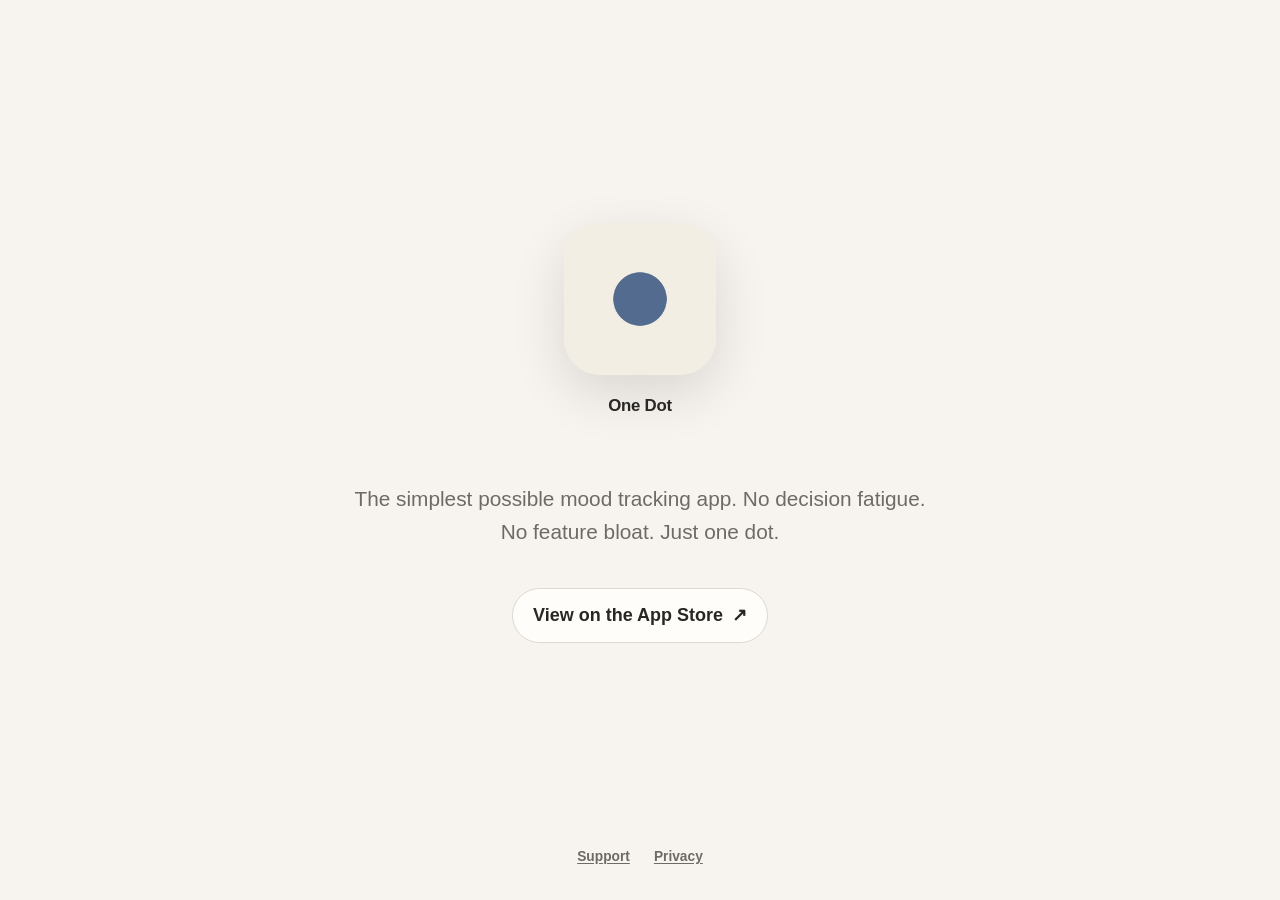
<file: index.html>
<!doctype html>
<html lang="en">
  <head>
    <meta charset="utf-8" />
    <meta name="viewport" content="width=device-width, initial-scale=1" />
    <meta
      name="description"
      content="One Dot is the simplest possible mood tracking app for iPhone and iPad."
    />
    <title>One Dot</title>
    <link rel="icon" href="icon.png" />
    <link rel="apple-touch-icon" href="icon.png" />
    <link rel="stylesheet" href="styles.css" />
  </head>
  <body class="landing">
    <div class="landing-shell">
      <main class="landing-main">
        <a
          class="app-identity"
          href="https://apps.apple.com/app/id6801383350"
          aria-label="View One Dot on the App Store"
        >
          <img class="landing-icon" src="icon.png" alt="" />
          <span class="landing-name">One Dot</span>
        </a>

        <div class="landing-copy">
          <p>
            The simplest possible mood tracking app. No decision fatigue. No feature bloat.
            <span class="closing-line">Just one dot.</span>
          </p>
        </div>

        <a class="store-link" href="https://apps.apple.com/app/id6801383350">
          View on the App Store
          <span aria-hidden="true">↗</span>
        </a>
      </main>

      <footer class="landing-footer">
        <nav aria-label="One Dot">
          <a href="support.html">Support</a>
          <a href="privacy.html">Privacy</a>
        </nav>
      </footer>
    </div>
  </body>
</html>
</file>
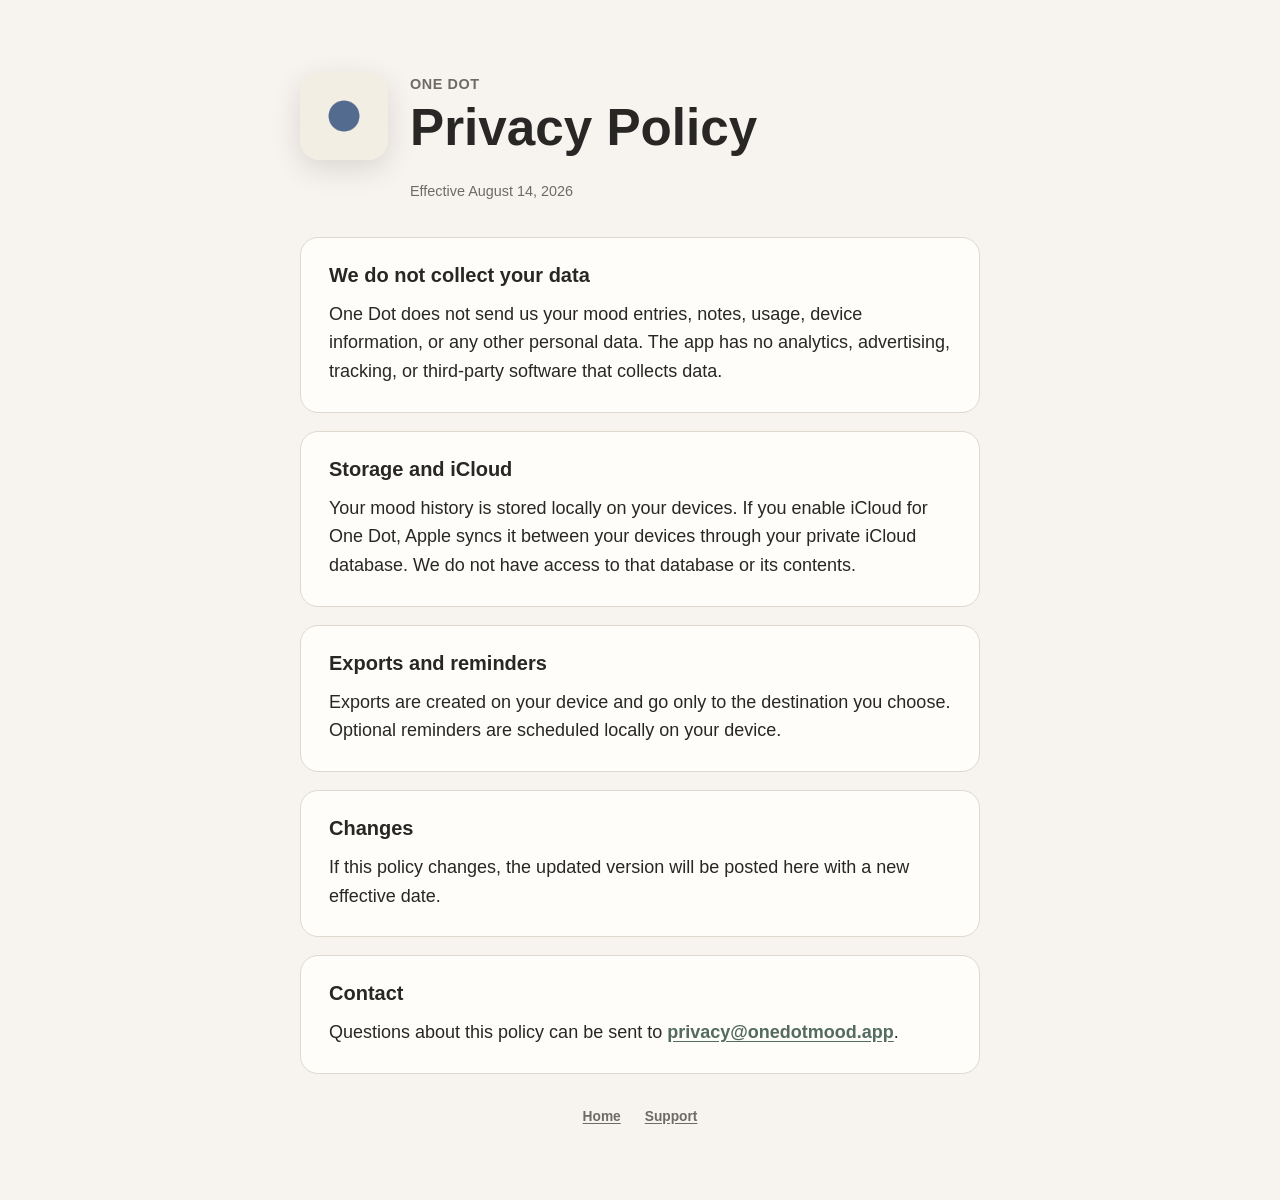
<file: privacy.html>
<!doctype html>
<html lang="en">
  <head>
    <meta charset="utf-8" />
    <meta name="viewport" content="width=device-width, initial-scale=1" />
    <meta name="description" content="Privacy policy for the One Dot mood tracking app." />
    <title>One Dot Privacy Policy</title>
    <link rel="icon" href="icon.png" />
    <link rel="apple-touch-icon" href="icon.png" />
    <link rel="stylesheet" href="styles.css" />
  </head>
  <body>
    <main class="content-main">
      <header class="content-header">
        <a class="app-icon-home" href="index.html" aria-label="One Dot home">
          <img class="app-icon" src="icon.png" alt="" />
        </a>
        <div>
          <p class="eyebrow">One Dot</p>
          <h1>Privacy Policy</h1>
        </div>
      </header>

      <p class="effective-date">Effective August 14, 2026</p>

      <section aria-labelledby="collection-heading">
        <h2 id="collection-heading">We do not collect your data</h2>
        <p>
          One Dot does not send us your mood entries, notes, usage, device information, or any
          other personal data. The app has no analytics, advertising, tracking, or third-party
          software that collects data.
        </p>
      </section>

      <section aria-labelledby="storage-heading">
        <h2 id="storage-heading">Storage and iCloud</h2>
        <p>
          Your mood history is stored locally on your devices. If you enable iCloud for One Dot,
          Apple syncs it between your devices through your private iCloud database. We do not have
          access to that database or its contents.
        </p>
      </section>

      <section aria-labelledby="exports-heading">
        <h2 id="exports-heading">Exports and reminders</h2>
        <p>
          Exports are created on your device and go only to the destination you choose. Optional
          reminders are scheduled locally on your device.
        </p>
      </section>

      <section aria-labelledby="changes-heading">
        <h2 id="changes-heading">Changes</h2>
        <p>
          If this policy changes, the updated version will be posted here with a new effective
          date.
        </p>
      </section>

      <section aria-labelledby="contact-heading">
        <h2 id="contact-heading">Contact</h2>
        <p>
          Questions about this policy can be sent to
          <a href="mailto:privacy@onedotmood.app?subject=One%20Dot%20Privacy">privacy@onedotmood.app</a>.
        </p>
      </section>

      <nav class="content-nav" aria-label="One Dot">
        <a href="index.html">Home</a>
        <a href="support.html">Support</a>
      </nav>
    </main>
  </body>
</html>
</file>
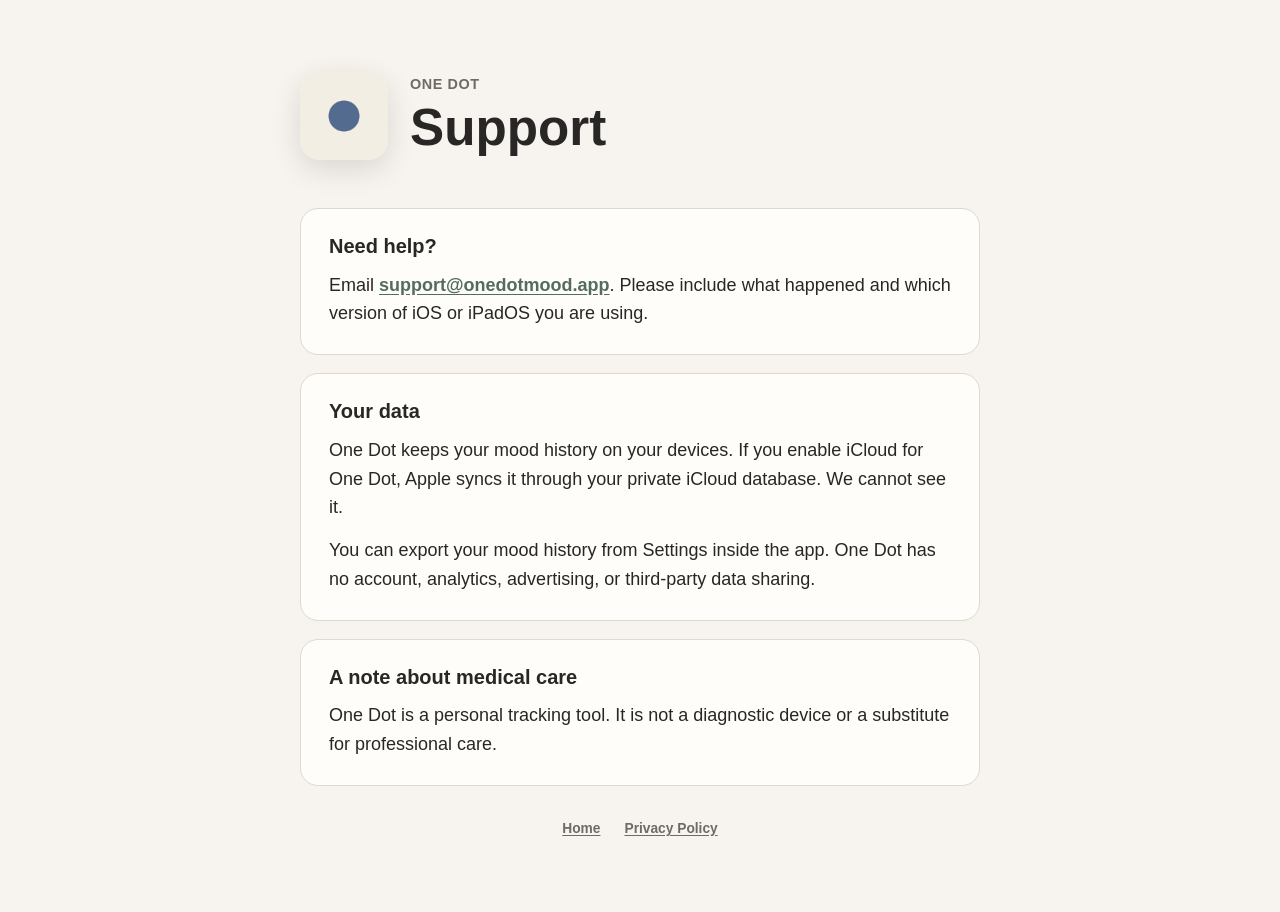
<file: support.html>
<!doctype html>
<html lang="en">
  <head>
    <meta charset="utf-8" />
    <meta name="viewport" content="width=device-width, initial-scale=1" />
    <meta name="description" content="Support for One Dot, a private mood tracker for iPhone and iPad." />
    <title>One Dot Support</title>
    <link rel="icon" href="icon.png" />
    <link rel="apple-touch-icon" href="icon.png" />
    <link rel="stylesheet" href="styles.css" />
  </head>
  <body>
    <main class="content-main">
      <header class="content-header">
        <a class="app-icon-home" href="index.html" aria-label="One Dot home">
          <img class="app-icon" src="icon.png" alt="" />
        </a>
        <div>
          <p class="eyebrow">One Dot</p>
          <h1>Support</h1>
        </div>
      </header>

      <section aria-labelledby="help-heading">
        <h2 id="help-heading">Need help?</h2>
        <p>
          Email <a href="mailto:support@onedotmood.app?subject=One%20Dot%20Support">support@onedotmood.app</a>.
          Please include what happened and which version of iOS or iPadOS you are using.
        </p>
      </section>

      <section aria-labelledby="data-heading">
        <h2 id="data-heading">Your data</h2>
        <p>
          One Dot keeps your mood history on your devices. If you enable iCloud for One Dot,
          Apple syncs it through your private iCloud database. We cannot see it.
        </p>
        <p>
          You can export your mood history from Settings inside the app. One Dot has no account,
          analytics, advertising, or third-party data sharing.
        </p>
      </section>

      <section aria-labelledby="medical-heading">
        <h2 id="medical-heading">A note about medical care</h2>
        <p>
          One Dot is a personal tracking tool. It is not a diagnostic device or a substitute for
          professional care.
        </p>
      </section>

      <nav class="content-nav" aria-label="One Dot">
        <a href="index.html">Home</a>
        <a href="privacy.html">Privacy Policy</a>
      </nav>
    </main>
  </body>
</html>
</file>
<file: styles.css>
:root {
  color-scheme: light dark;
  --canvas: #f7f4ef;
  --surface: #fffdf9;
  --text: #282725;
  --secondary: #6e6a64;
  --accent: #536b62;
  --border: #ded8cf;
  --focus: #536b62;
  --shadow: rgb(0 0 0 / 0.12);
}

@media (prefers-color-scheme: dark) {
  :root {
    --canvas: #171816;
    --surface: #20211f;
    --text: #f1eee8;
    --secondary: #b8b2a9;
    --accent: #a9c8bb;
    --border: #3b3c38;
    --focus: #a9c8bb;
  }
}

* {
  box-sizing: border-box;
}

html {
  background: var(--canvas);
}

body {
  margin: 0;
  background: var(--canvas);
  color: var(--text);
  font-family: ui-rounded, "SF Pro Rounded", -apple-system, BlinkMacSystemFont, "Segoe UI", sans-serif;
  font-size: 18px;
  line-height: 1.6;
}

a {
  color: var(--accent);
  font-weight: 650;
  text-underline-offset: 0.15em;
}

a:focus-visible {
  outline: 3px solid var(--focus);
  outline-offset: 4px;
}

.landing-shell {
  display: grid;
  min-height: 100svh;
  grid-template-rows: minmax(0, 1fr) auto;
}

.landing-main {
  display: flex;
  width: min(760px, calc(100% - 40px));
  margin: auto;
  padding: clamp(72px, 12vh, 132px) 0 64px;
  flex-direction: column;
  align-items: center;
  text-align: center;
}

.app-identity {
  display: inline-flex;
  border-radius: 32px;
  color: var(--text);
  flex-direction: column;
  align-items: center;
  gap: 18px;
  text-decoration: none;
}

.landing-icon {
  width: clamp(112px, 20vw, 152px);
  height: auto;
  border-radius: 24%;
  box-shadow: 0 18px 54px var(--shadow);
  transition: box-shadow 240ms cubic-bezier(0.16, 1, 0.3, 1);
}

.app-identity:hover .landing-icon {
  box-shadow: 0 24px 64px var(--shadow);
}

.landing-name {
  font-size: 1.05rem;
  font-weight: 720;
  letter-spacing: -0.015em;
}

.landing-copy {
  margin-top: clamp(42px, 7vh, 68px);
}

.landing-copy p {
  max-width: 590px;
  margin: 0 auto;
  color: var(--secondary);
  font-size: clamp(1.05rem, 2.5vw, 1.3rem);
  line-height: 1.55;
}

.closing-line {
  white-space: nowrap;
}

.store-link {
  display: inline-flex;
  min-height: 52px;
  margin-top: 40px;
  padding: 12px 20px;
  border: 1px solid var(--border);
  border-radius: 999px;
  background: var(--surface);
  align-items: center;
  gap: 9px;
  color: var(--text);
  text-decoration: none;
  transition: border-color 220ms cubic-bezier(0.16, 1, 0.3, 1);
}

.store-link:hover {
  border-color: var(--accent);
}

.landing-footer {
  padding: 24px 20px 32px;
}

.landing-footer nav,
.content-nav {
  display: flex;
  justify-content: center;
  gap: 24px;
}

.landing-footer a,
.content-nav a {
  color: var(--secondary);
  font-size: 0.86rem;
  font-weight: 600;
}

.content-main {
  width: min(680px, calc(100% - 40px));
  margin: 0 auto;
  padding: 72px 0;
}

.content-header {
  display: flex;
  align-items: center;
  gap: 22px;
  margin-bottom: 48px;
}

.app-icon-home {
  display: block;
  border-radius: 20px;
  line-height: 0;
}

.app-icon {
  width: 88px;
  height: 88px;
  border-radius: 20px;
  box-shadow: 0 9px 30px var(--shadow);
}

.eyebrow {
  margin: 0 0 2px;
  color: var(--secondary);
  font-size: 0.9rem;
  font-weight: 650;
  letter-spacing: 0.04em;
  text-transform: uppercase;
}

h1,
h2 {
  line-height: 1.18;
}

.content-main h1 {
  margin: 0;
  font-size: clamp(2.1rem, 8vw, 3.2rem);
}

h2 {
  margin: 0 0 12px;
  font-size: 1.25rem;
}

section {
  margin-top: 18px;
  padding: 26px 28px;
  border: 1px solid var(--border);
  border-radius: 18px;
  background: var(--surface);
}

p {
  margin: 0;
}

p + p {
  margin-top: 14px;
}

.effective-date {
  margin: -28px 0 34px 110px;
  color: var(--secondary);
  font-size: 0.9rem;
}

.content-nav {
  margin-top: 32px;
}

@media (prefers-reduced-motion: reduce) {
  .landing-icon,
  .store-link {
    transition: none;
  }
}

@media (max-width: 520px) {
  body {
    font-size: 17px;
  }

  .landing-main {
    padding-top: 64px;
  }

  .landing-copy {
    margin-top: 38px;
  }

  .landing-footer {
    padding-bottom: 24px;
  }

  .content-main {
    padding: 42px 0;
  }

  .content-header {
    align-items: flex-start;
  }

  .app-icon-home,
  .app-icon {
    border-radius: 17px;
  }

  .app-icon {
    width: 72px;
    height: 72px;
  }

  .effective-date {
    margin: -30px 0 30px 94px;
  }

  section {
    padding: 22px;
  }
}
</file>
